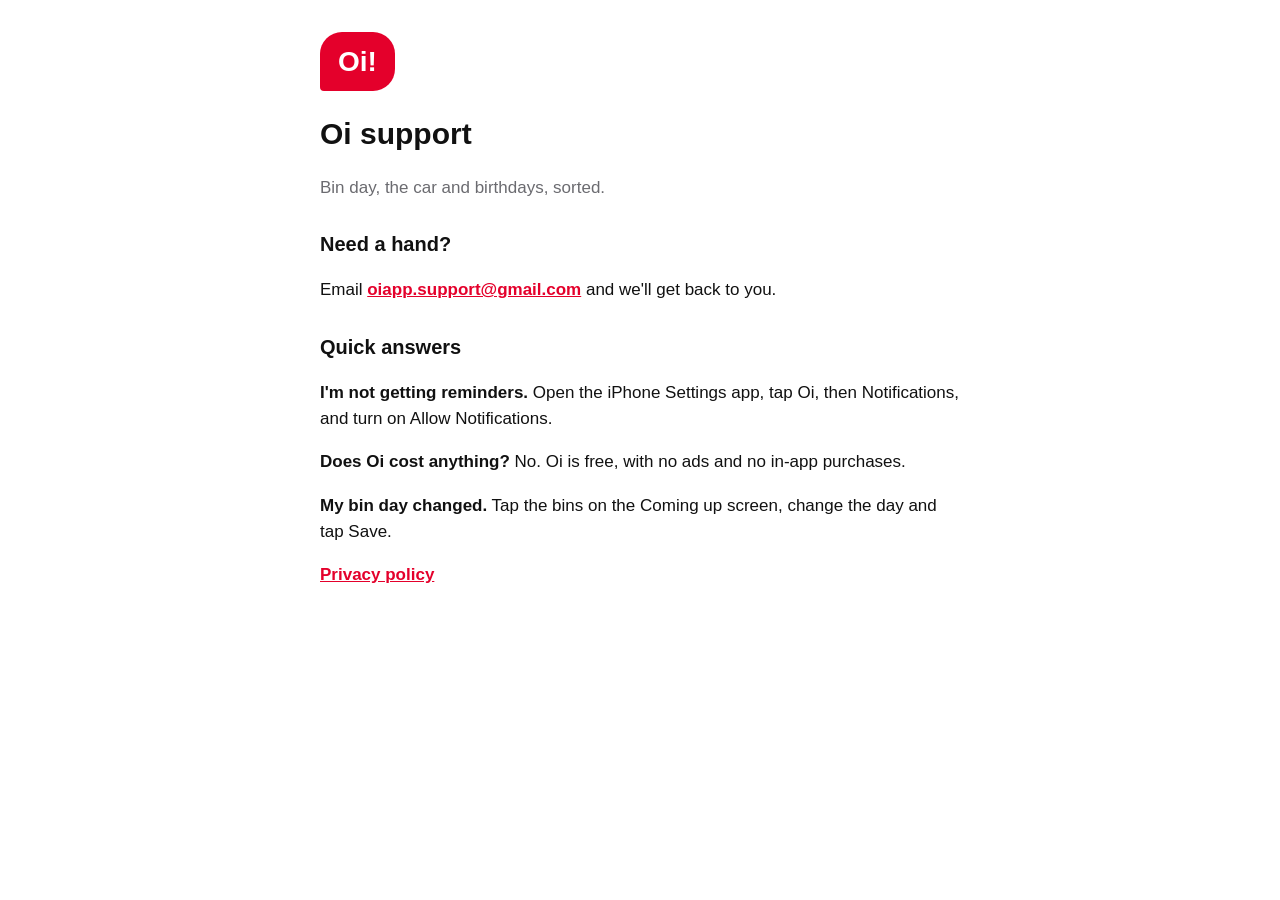
<file: index.html>
<!doctype html><html lang="en"><head><meta charset="utf-8"><meta name="viewport" content="width=device-width,initial-scale=1">
<title>Oi – Support</title><link rel="stylesheet" href="style.css"></head><body><main>
<span class="bubble">Oi!</span>
<h1>Oi support</h1>
<p class="quiet">Bin day, the car and birthdays, sorted.</p>
<h2>Need a hand?</h2>
<p>Email <a href="mailto:oiapp.support@gmail.com?subject=Oi">oiapp.support@gmail.com</a> and we'll get back to you.</p>
<h2>Quick answers</h2>
<p><strong>I'm not getting reminders.</strong> Open the iPhone Settings app, tap Oi, then Notifications, and turn on Allow Notifications.</p>
<p><strong>Does Oi cost anything?</strong> No. Oi is free, with no ads and no in-app purchases.</p>
<p><strong>My bin day changed.</strong> Tap the bins on the Coming up screen, change the day and tap Save.</p>
<p><a href="privacy.html">Privacy policy</a></p>
</main></body></html>
</file>
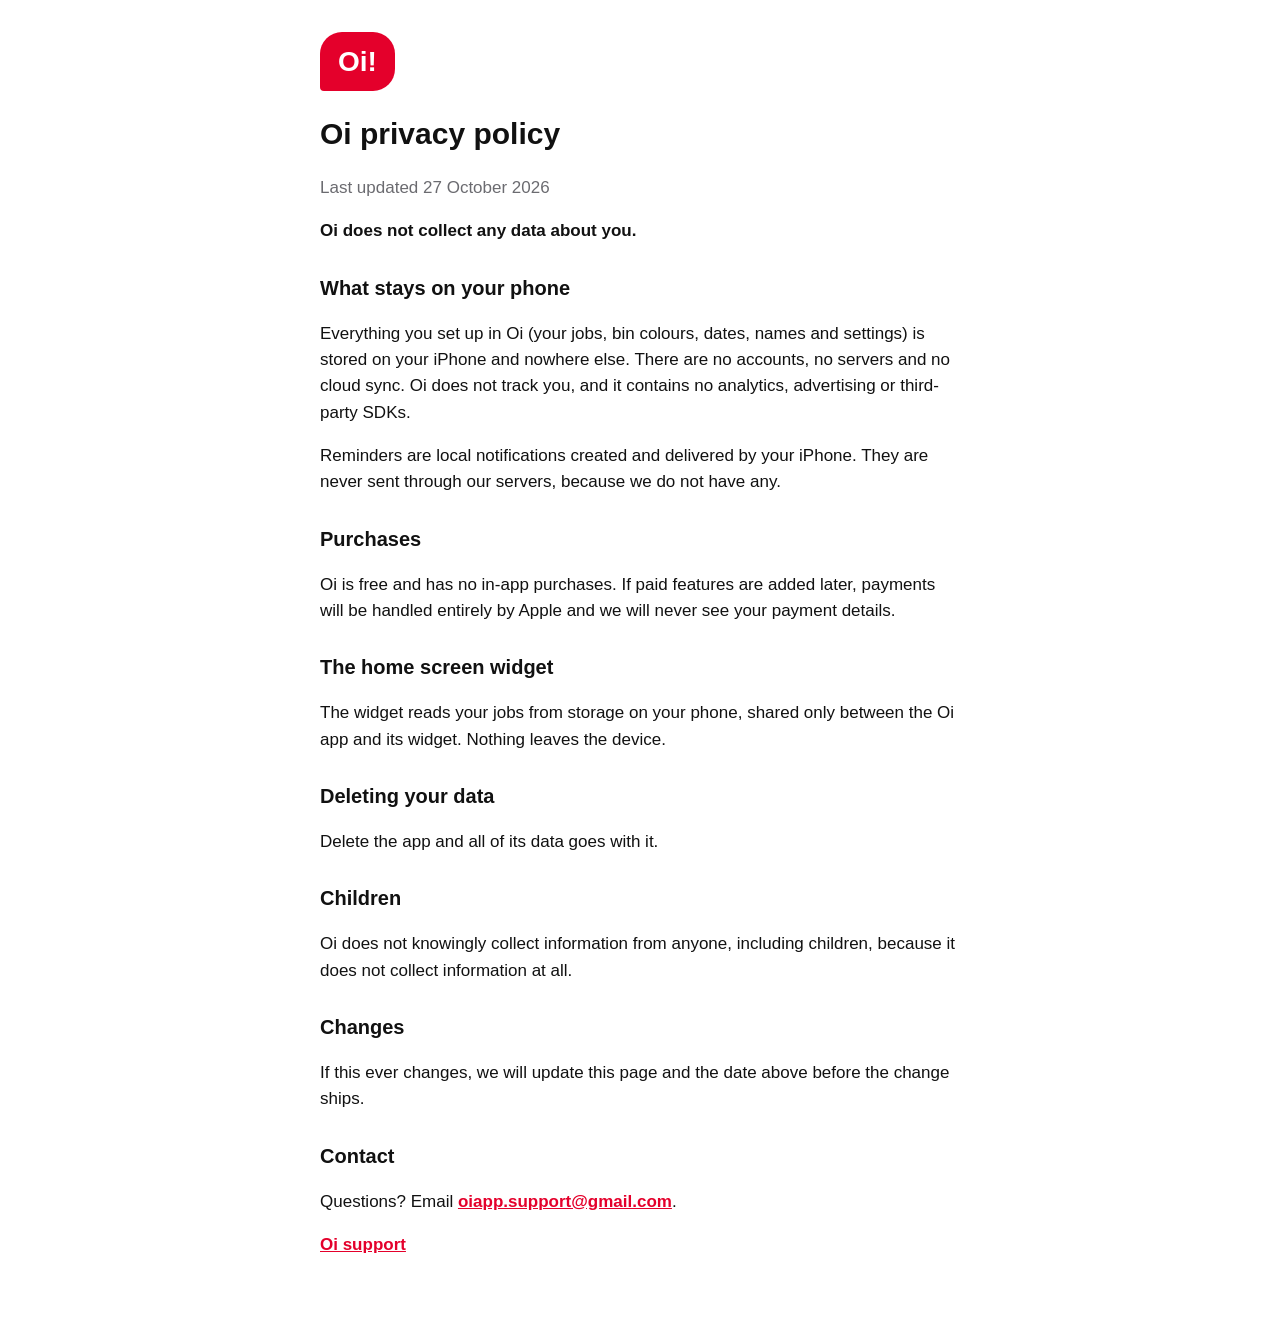
<file: privacy.html>
<!doctype html><html lang="en"><head><meta charset="utf-8"><meta name="viewport" content="width=device-width,initial-scale=1">
<title>Oi – Privacy policy</title><link rel="stylesheet" href="style.css"></head><body><main>
<span class="bubble">Oi!</span>
<h1>Oi privacy policy</h1>
<p class="quiet">Last updated 27 October 2026</p>
<p><strong>Oi does not collect any data about you.</strong></p>
<h2>What stays on your phone</h2>
<p>Everything you set up in Oi (your jobs, bin colours, dates, names and settings) is stored on your iPhone and nowhere else. There are no accounts, no servers and no cloud sync. Oi does not track you, and it contains no analytics, advertising or third-party SDKs.</p>
<p>Reminders are local notifications created and delivered by your iPhone. They are never sent through our servers, because we do not have any.</p>
<h2>Purchases</h2>
<p>Oi is free and has no in-app purchases. If paid features are added later, payments will be handled entirely by Apple and we will never see your payment details.</p>
<h2>The home screen widget</h2>
<p>The widget reads your jobs from storage on your phone, shared only between the Oi app and its widget. Nothing leaves the device.</p>
<h2>Deleting your data</h2>
<p>Delete the app and all of its data goes with it.</p>
<h2>Children</h2>
<p>Oi does not knowingly collect information from anyone, including children, because it does not collect information at all.</p>
<h2>Changes</h2>
<p>If this ever changes, we will update this page and the date above before the change ships.</p>
<h2>Contact</h2>
<p>Questions? Email <a href="mailto:oiapp.support@gmail.com?subject=Oi%20privacy">oiapp.support@gmail.com</a>.</p>
<p><a href="index.html">Oi support</a></p>
</main></body></html>
</file>
<file: style.css>
:root{--red:#E4002B;--ink:#111;--quiet:#6B6B70}
body{margin:0;background:#fff;color:var(--ink);font:17px/1.55 -apple-system,BlinkMacSystemFont,"Segoe UI",sans-serif}
main{max-width:640px;margin:0 auto;padding:32px 16px 64px}
.bubble{display:inline-block;background:var(--red);color:#fff;font-weight:900;font-size:28px;padding:8px 18px;border-radius:22px 22px 22px 4px}
h1{font-size:30px;margin:20px 0 4px}h2{font-size:20px;margin:28px 0 6px}
.quiet{color:var(--quiet)}a{color:var(--red);font-weight:600}
</file>
